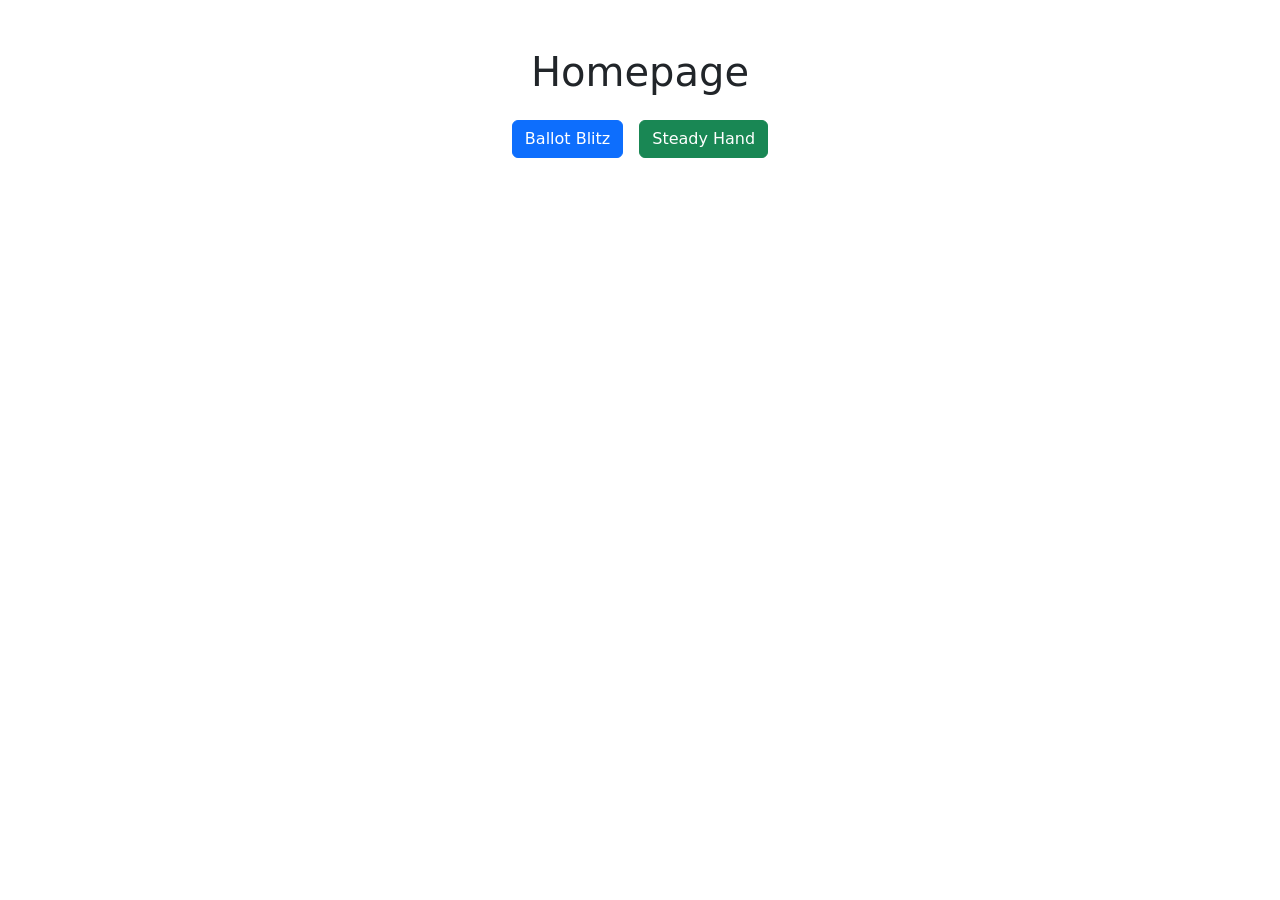
<file: index.html>
<!DOCTYPE html>
<html lang="en">
<head>
    <meta charset="UTF-8">
    <title>Home</title>
    
    <!-- Bootstrap 5 CSS -->
    <link href="https://cdn.jsdelivr.net/npm/bootstrap@5.3.2/dist/css/bootstrap.min.css" rel="stylesheet">
</head>
<body>

<div class="container text-center mt-5">
    <h1 class="mb-4">Homepage</h1>

    <div class="d-flex justify-content-center gap-3">
        <a href="ballot-blitz.html"  class="btn btn-primary">
            Ballot Blitz
        </a>

        <a href="steady-hand.html"  class="btn btn-success">
            Steady Hand
        </a>
    </div>
</div>

<!-- Bootstrap 5 JS (optional, for components like modals, dropdowns, etc.) -->
<script src="https://cdn.jsdelivr.net/npm/bootstrap@5.3.2/dist/js/bootstrap.bundle.min.js"></script>

</body>
</html>
</file>
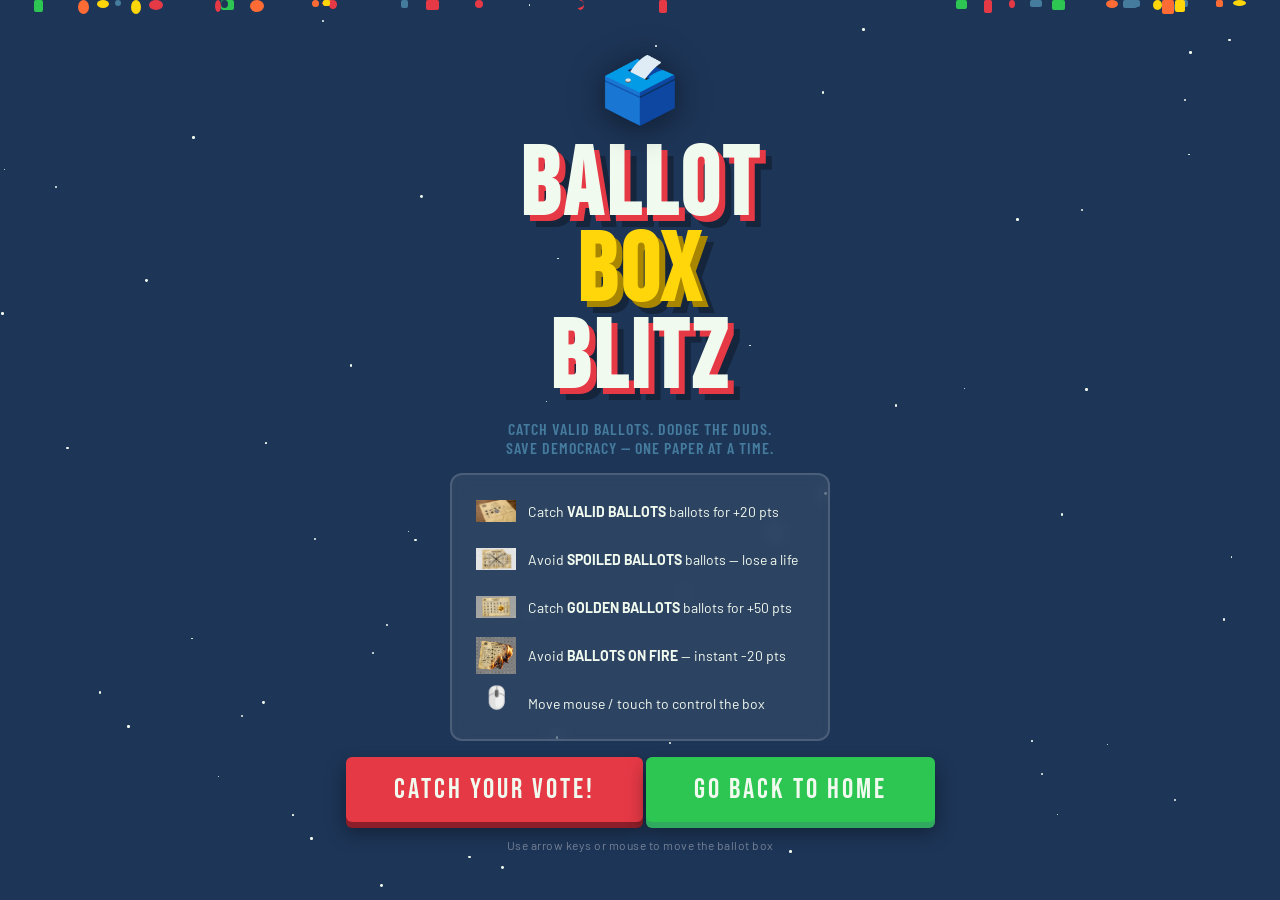
<file: ballot-blitz.html>
<!DOCTYPE html>
<html lang="en">
<head>
    <meta charset="UTF-8">
    <meta name="viewport" content="width=device-width, initial-scale=1.0">

    <title>Ballot Box Blitz</title>
    <link rel="preconnect" href="https://fonts.googleapis.com">
    <link href="https://fonts.googleapis.com/css2?family=Bebas+Neue&family=Barlow+Condensed:wght@400;600;700&family=Barlow:wght@400;500&display=swap" rel="stylesheet">
    <link rel="stylesheet" href="css/style.css" >
</head>
<body>

<a href="{% url "home" %}" > Go to Home </a>


<!-- SCREEN: START -->
<div id="screen-start" class="screen active">
    <div class="start-bg">
        <div class="star-field" id="starField"></div>
        <div class="confetti-bg" id="confettiBg"></div>
    </div>
    <div class="start-content">
        <div class="logo-badge">🗳️</div>
        <h1 class="game-title">BALLOT<br><span>BOX</span><br>BLITZ</h1>
        <p class="game-subtitle">Catch valid ballots. Dodge the duds.<br>Save democracy — one paper at a time.</p>
        <div class="instructions-card">
            <div class="instr-row"><img class="instr-icon" src="images/ballot-valid.png" alt="Valid"><span>Catch <strong>VALID BALLOTS</strong> ballots for +20 pts</span></div>
            <div class="instr-row"><img class="instr-icon" src="images/ballot-spoiled.png" alt="Spoiled"><span>Avoid <strong>SPOILED BALLOTS</strong> ballots — lose a life</span></div>
            <div class="instr-row"><img class="instr-icon" src="images/ballot-golden.png" alt="Golden"><span>Catch <strong>GOLDEN BALLOTS</strong> ballots for +50 pts</span></div>
            <div class="instr-row"><img class="instr-icon" src="images/ballot-bomb.png" alt="Bomb"><span>Avoid <strong>BALLOTS ON FIRE</strong> — instant -20 pts</span></div>
            <div class="instr-row"><span class="instr-icon">🖱️</span><span>Move mouse / touch to control the box</span></div>
        </div>
        <div>
            <button class="btn-start" id="btnStart">CATCH YOUR VOTE!</button>
            <a href="index.html"><button class="btn-home" id="btnHome">Go Back to Home</button></a>
        
        </div>
        <p class="credit">Use arrow keys or mouse to move the ballot box</p>
    </div>
</div>

<!-- SCREEN: GAME -->
<div id="screen-game" class="screen">
    <div class="hud">
        <div class="hud-block">
            <span class="hud-label">SCORE</span>
            <span class="hud-value" id="hudScore">0</span>
        </div>
        <div class="hud-center">
            <div class="lives-display" id="hudLives">
                <span class="life">❤️</span>
                <span class="life">❤️</span>
                <span class="life">❤️</span>
            </div>
            <div class="level-tag" id="hudLevel">LEVEL 1</div>
        </div>
        <div class="hud-block right">
            <span class="hud-label">BEST</span>
            <span class="hud-value" id="hudBest">0</span>
        </div>
    </div>

    <canvas id="gameCanvas"></canvas>

    <div class="legend">
        <span>✅ Valid +10</span>
        <span>⭐ Golden +30</span>
        <span>❌ Spoiled -life</span>
        <span>💣 Bomb -20</span>
    </div>

    <!-- Floating score popups container -->
    <div id="popupLayer"></div>

    <!-- Pause button -->
    <button class="btn-pause" id="btnPause">⏸</button>
</div>

<!-- SCREEN: PAUSE -->
<div id="screen-pause" class="screen overlay-screen">
    <div class="modal">
        <h2>PAUSED</h2>
        <p>Take a breather,<br>democracy can wait a moment.</p>
        <button class="btn-modal" id="btnResume">▶ RESUME</button>
        <button class="btn-modal secondary" id="btnQuit">🏠 QUIT</button>
    </div>
</div>

<!-- SCREEN: GAME OVER -->
<div id="screen-gameover" class="screen overlay-screen">
    <div class="modal gameover-modal">
        <div class="gameover-emoji" id="gameoverEmoji">📦</div>
        <h2 id="gameoverTitle">POLLS CLOSED!</h2>
        <p id="gameoverMsg">The counting is done.</p>
        <div class="score-board">
            <div class="score-row">
                <span>Final Score</span>
                <span id="finalScore" class="score-num">0</span>
            </div>
            <div class="score-row">
                <span>Best Score</span>
                <span id="finalBest" class="score-num best">0</span>
            </div>
            <div class="score-row">
                <span>Level Reached</span>
                <span id="finalLevel" class="score-num">1</span>
            </div>
            <div class="score-row">
                <span>Ballots Caught</span>
                <span id="finalCaught" class="score-num">0</span>
            </div>
        </div>
        <button class="btn-modal" id="btnRestart">🗳️ VOTE AGAIN</button>
        <button class="btn-modal secondary" id="btnHomeGameover">🏠 HOME</button>
    </div>
</div>

<!-- SCREEN: LEVEL UP -->
<div id="screen-levelup" class="screen overlay-screen transparent-overlay">
    <div class="levelup-blast">
        <div class="levelup-text" id="levelupText">LEVEL 2</div>
        <div class="levelup-sub">THINGS ARE HEATING UP!</div>
    </div>
</div>

<script src="js/ballot_blitz_game.js"></script>
</body>
</html>
</file>
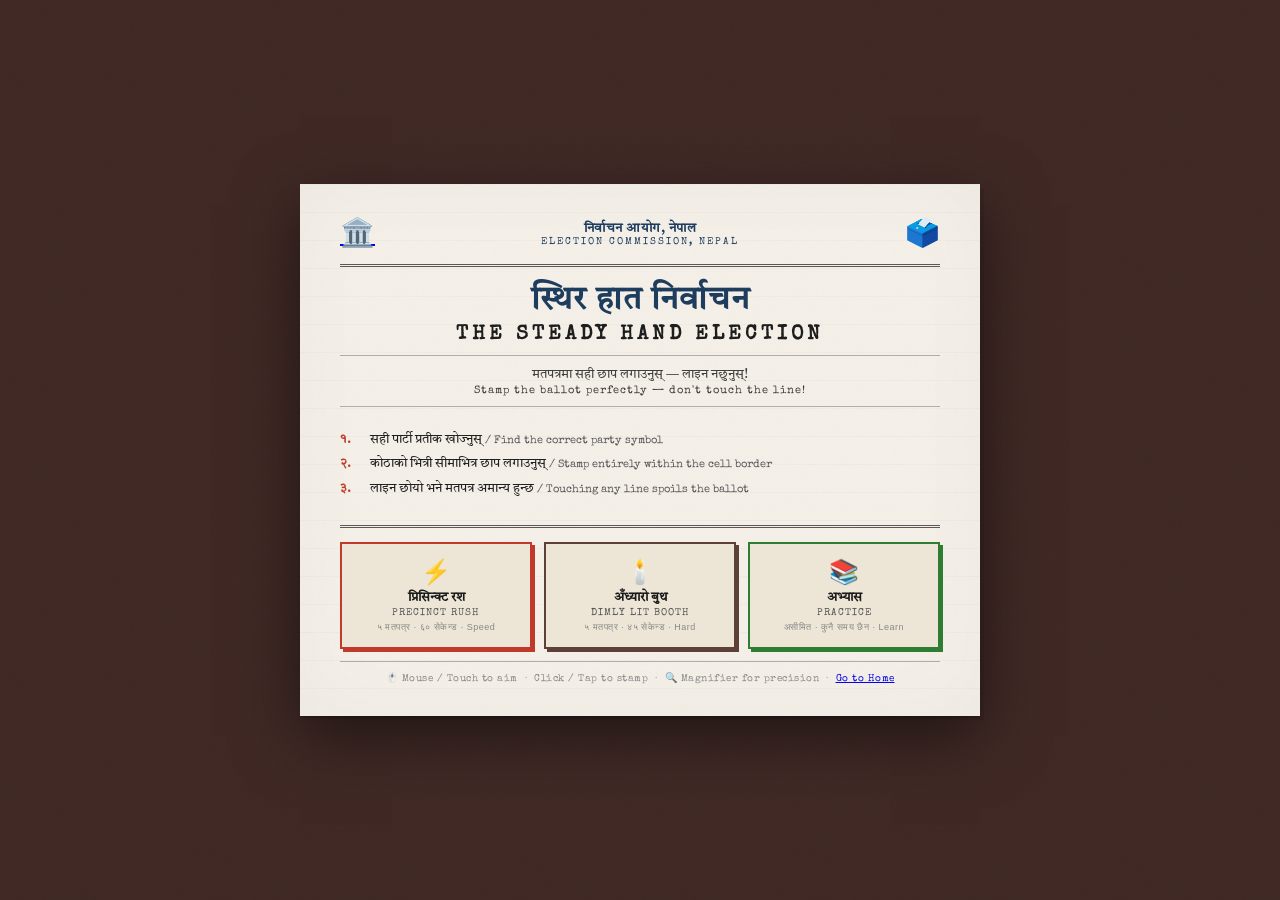
<file: steady-hand.html>
<!DOCTYPE html>
<html lang="ne">
<head>
    <meta charset="UTF-8">
    <meta name="viewport" content="width=device-width, initial-scale=1.0, user-scalable=no">
    <title>The Steady Hand Election — स्थिर हात निर्वाचन</title>
    <link rel="preconnect" href="https://fonts.googleapis.com">
    <link href="https://fonts.googleapis.com/css2?family=Tiro+Devanagari+Hindi:ital@0;1&family=Special+Elite&family=Courier+Prime:wght@400;700&display=swap" rel="stylesheet">
    <link rel="stylesheet" href="css/steady_hand_style.css">
</head>
<body>
<a href="{% url "home" %}" > Go to Home </a>

<!-- ══════════════════════════════════════
     SCREEN: START
══════════════════════════════════════ -->
<div id="screen-start" class="screen active">
    <div class="desk-surface">
        <div class="desk-grain"></div>

        <div class="start-paper">
            <div class="paper-header-stamp">
                <div class="govt-seal"> <a href="index.html">🏛️ </a></div>

                <div class="header-lines">
                    <div class="header-np">निर्वाचन आयोग, नेपाल</div>
                    <div class="header-en">Election Commission, Nepal</div>
                </div>
                <div class="govt-seal">🗳️</div>
            </div>

            <div class="divider-double"></div>

            <h1 class="title-np">स्थिर हात निर्वाचन</h1>
            <h2 class="title-en">THE STEADY HAND ELECTION</h2>

            <div class="divider-single"></div>

            <p class="tagline-np">मतपत्रमा सही छाप लगाउनुस् — लाइन नछुनुस्!</p>
            <p class="tagline-en">Stamp the ballot perfectly — don't touch the line!</p>

            <div class="divider-single"></div>

            <div class="instructions-block">
                <div class="instr-row">
                    <span class="instr-num">१.</span>
                    <span class="instr-text">सही पार्टी प्रतीक खोज्नुस् <span class="en">/ Find the correct party symbol</span></span>
                </div>
                <div class="instr-row">
                    <span class="instr-num">२.</span>
                    <span class="instr-text">कोठाको भित्री सीमाभित्र छाप लगाउनुस् <span class="en">/ Stamp entirely within the cell border</span></span>
                </div>
                <div class="instr-row">
                    <span class="instr-num">३.</span>
                    <span class="instr-text">लाइन छोयो भने मतपत्र अमान्य हुन्छ <span class="en">/ Touching any line spoils the ballot</span></span>
                </div>
            </div>

            <div class="divider-double"></div>

            <div class="mode-buttons">
                <button class="btn-mode" data-mode="rush" id="btnRush">
                    <div class="mode-icon">⚡</div>
                    <div class="mode-np">प्रिसिन्क्ट रश</div>
                    <div class="mode-en">Precinct Rush</div>
                    <div class="mode-desc">५ मतपत्र · ६० सेकेन्ड · Speed</div>
                </button>
                <button class="btn-mode" data-mode="dim" id="btnDim">
                    <div class="mode-icon">🕯️</div>
                    <div class="mode-np">अँध्यारो बुथ</div>
                    <div class="mode-en">Dimly Lit Booth</div>
                    <div class="mode-desc">५ मतपत्र · ४५ सेकेन्ड · Hard</div>
                </button>
                <button class="btn-mode" data-mode="practice" id="btnPractice">
                    <div class="mode-icon">📚</div>
                    <div class="mode-np">अभ्यास</div>
                    <div class="mode-en">Practice</div>
                    <div class="mode-desc">असीमित · कुनै समय छैन · Learn</div>
                </button>
            </div>

            <div class="divider-single"></div>
            <p class="footer-note">🖱️ Mouse / Touch to aim &nbsp;·&nbsp; Click / Tap to stamp &nbsp;·&nbsp; 🔍 Magnifier for precision &nbsp;·&nbsp; <a href="index.html"> Go to Home </a></p> 
        </div>
    </div>
</div>

<!-- ══════════════════════════════════════
     SCREEN: GAME
══════════════════════════════════════ -->
<div id="screen-game" class="screen">
    <!-- Top HUD bar -->
    <div class="game-hud" id="gameHud">
        <div class="hud-left">
            <div class="hud-mode" id="hudMode">PRECINCT RUSH</div>
            <div class="hud-ballot" id="hudBallot">मतपत्र १/५ · Ballot 1/5</div>
        </div>
        <div class="hud-center">
            <div class="timer-wrap">
                <svg class="timer-ring" viewBox="0 0 44 44" id="timerRing">
                    <circle class="timer-track" cx="22" cy="22" r="18"/>
                    <circle class="timer-fill" cx="22" cy="22" r="18" id="timerArc"/>
                </svg>
                <div class="timer-num" id="timerNum">60</div>
            </div>
        </div>
        <div class="hud-right">
            <div class="hud-score-label">अंक / Score</div>
            <div class="hud-score" id="hudScore">0</div>
        </div>
    </div>

    <!-- Target symbol panel -->
    <div class="target-panel" id="targetPanel">
        <div class="target-label-np">खोज्नुस् / Find:</div>
        <div class="target-symbol" id="targetSymbol">☀️</div>
        <div class="target-name-np" id="targetNameNp">सूर्य</div>
        <div class="target-name-en" id="targetNameEn">Sun</div>
    </div>

    <!-- Magnifier toggle -->
    <button class="btn-magnifier" id="btnMagnifier" title="Magnifier / आवर्धक">🔍</button>
    <button class="btn-pause-game" id="btnPauseGame" title="Pause">⏸</button>

    <!-- The main game canvas -->
    <canvas id="gameCanvas"></canvas>

    <!-- Toast feedback -->
    <div class="toast-wrap" id="toastWrap"></div>

    <!-- Practice feedback panel -->
    <div class="practice-panel" id="practicePanel" style="display:none">
        <div class="pp-title">छाप विश्लेषण / Stamp Analysis</div>
        <div class="pp-distances" id="ppDistances"></div>
        <div class="pp-diagram-wrap">
            <canvas id="ppDiagram" width="120" height="120"></canvas>
        </div>
        <div class="pp-verdict" id="ppVerdict"></div>
    </div>
</div>

<!-- ══════════════════════════════════════
     SCREEN: PAUSE
══════════════════════════════════════ -->
<div id="screen-pause" class="screen overlay-screen">
    <div class="modal-paper">
        <div class="modal-stamp-mark">⏸</div>
        <h2 class="modal-title-np">रोकिएको छ</h2>
        <h3 class="modal-title-en">PAUSED</h3>
        <div class="divider-single"></div>
        <button class="btn-paper-action" id="btnResume">▶ जारी राख्नुस् / Resume</button>
        <button class="btn-paper-action secondary" id="btnQuitToHome">🏠 गृहपृष्ठ / Home</button>
    </div>
</div>

<!-- ══════════════════════════════════════
     SCREEN: RESULTS
══════════════════════════════════════ -->
<div id="screen-results" class="screen">
    <div class="desk-surface">
        <div class="desk-grain"></div>
        <div class="results-paper">
            <div class="results-header">
                <div class="results-stamp-icon" id="resultsIcon">📋</div>
                <h2 class="results-title-np" id="resultsTitleNp">मतगणना सम्पन्न</h2>
                <h3 class="results-title-en" id="resultsTitleEn">COUNTING COMPLETE</h3>
            </div>
            <div class="divider-double"></div>

            <!-- Per ballot verdicts -->
            <div class="verdicts-list" id="verdictsList"></div>

            <div class="divider-single"></div>

            <!-- Score summary -->
            <div class="results-score-block">
                <div class="score-line">
                    <span class="score-lbl">कुल अंक / Total Score</span>
                    <span class="score-val big" id="resFinalScore">0</span>
                </div>
                <div class="score-line">
                    <span class="score-lbl">मान्य / Valid</span>
                    <span class="score-val green" id="resValid">0/5</span>
                </div>
                <div class="score-line">
                    <span class="score-lbl">समय बोनस / Time Bonus</span>
                    <span class="score-val" id="resTimeBonus">+0</span>
                </div>
            </div>

            <div class="divider-double"></div>

            <!-- Official verdict -->
            <div class="official-verdict" id="officialVerdict">
                <div class="official-icon">👨‍⚖️</div>
                <div class="verdict-msg" id="verdictMsg">The Election Official has reviewed your ballots.</div>
            </div>

            <div class="divider-single"></div>

            <div class="results-actions">
                <button class="btn-paper-action" id="btnPlayAgain">🗳️ फेरि खेल्नुस् / Play Again</button>
                <button class="btn-paper-action secondary" id="btnResultsHome">🏠 गृहपृष्ठ / Home</button>
            </div>
        </div>
    </div>
</div>

<!-- ══════════════════════════════════════
     SCREEN: HOW TO PLAY
══════════════════════════════════════ -->
<div id="screen-howto" class="screen overlay-screen" style="display:none">
    <div class="modal-paper wide">
        <h2 class="modal-title-np">कसरी खेल्ने</h2>
        <h3 class="modal-title-en">HOW TO PLAY</h3>
        <div class="divider-single"></div>
        <div class="howto-grid">
            <div class="howto-row"><span class="howto-icon">🎯</span><span>सही प्रतीक भएको कोठा खोज्नुस् — Find the cell with the correct symbol</span></div>
            <div class="howto-row"><span class="howto-icon">🖱️</span><span>माउस/औंला सार्नुस् छाप राख्न — Move mouse/finger to position the stamp</span></div>
            <div class="howto-row"><span class="howto-icon">🖱️</span><span>क्लिक/ट्याप गर्नुस् छाप लगाउन — Click/Tap to stamp</span></div>
            <div class="howto-row"><span class="howto-icon">✅</span><span>सम्पूर्ण छाप सीमाभित्र = मान्य — Entire stamp inside border = Valid (+20 pts)</span></div>
            <div class="howto-row"><span class="howto-icon">❌</span><span>लाइन छोयो = अमान्य — Any edge touches line = Spoiled (0 pts)</span></div>
            <div class="howto-row"><span class="howto-icon">🔍</span><span>आवर्धक बटन थिच्नुस् — Press magnifier button for zoomed view</span></div>
        </div>
        <div class="divider-single"></div>
        <button class="btn-paper-action" id="btnHowtoClose">बुझें / Got It</button>
    </div>
</div>

<script src="js/ballot.js"></script>
<script src="js/stamp.js"></script>
<script src="js/modes.js"></script>
<script src="js/steady_hand_game.js"></script>
</body>
</html>
</file>
<file: css/style.css>
/* ========================================
   BALLOT BOX BLITZ — Retro Political Style
   ======================================== */

:root {
    --red: #E63946;
    --blue: #1D3557;
    --gold: #FFD60A;
    --white: #F1FAEE;
    --light-blue: #457B9D;
    --dark: #0D1B2A;
    --green: #2DC653;
    --paper: #FFF8E7;
}

* {
    margin: 0;
    padding: 0;
    box-sizing: border-box;
}

html, body {
    width: 100%;
    height: 100%;
    overflow: hidden;
    background: var(--dark);
    font-family: 'Barlow', sans-serif;
    color: var(--white);
    user-select: none;
}

/* Restore cursor on non-game screens and buttons */
#screen-start *,
#screen-gameover *,
#screen-pause *,
button {
    cursor: pointer !important;
}

/* ======= SCREENS ======= */
.screen {
    position: fixed;
    inset: 0;
    display: none;
    align-items: center;
    justify-content: center;
    z-index: 10;
}
.screen.active { display: flex; }

/* ======= START SCREEN ======= */
#screen-start {
    flex-direction: column;
    background: var(--blue);
    overflow: hidden;
    overflow-y: auto;
}

.start-bg {
    position: absolute;
    inset: 0;
    pointer-events: none;
}

.star-field {
    position: absolute;
    inset: 0;
}
.star-field .star {
    position: absolute;
    background: var(--white);
    border-radius: 50%;
    animation: twinkle 2s infinite alternate;
}
@keyframes twinkle {
    from { opacity: 0.2; }
    to { opacity: 1; }
}

.confetti-bg .c-piece {
    position: absolute;
    width: 10px;
    height: 10px;
    animation: floatDown linear infinite;
    border-radius: 2px;
}
@keyframes floatDown {
    0%   { transform: translateY(-20px) rotate(0deg); opacity: 1; }
    100% { transform: translateY(110vh) rotate(720deg); opacity: 0; }
}

.start-content {
    position: relative;
    z-index: 2;
    display: flex;
    flex-direction: column;
    align-items: center;
    gap: 16px;
    padding: 20px;
    text-align: center;
}

.logo-badge {
    font-size: 64px;
    animation: bounce 1s infinite alternate;
    filter: drop-shadow(0 4px 16px rgba(0,0,0,0.5));
}
@keyframes bounce {
    from { transform: translateY(0); }
    to   { transform: translateY(-12px); }
}

.game-title {
    font-family: 'Bebas Neue', cursive;
    font-size: clamp(52px, 10vw, 96px);
    line-height: 0.9;
    letter-spacing: 4px;
    color: var(--white);
    text-shadow: 6px 6px 0 var(--red), 12px 12px 0 rgba(0,0,0,0.3);
}
.game-title span {
    color: var(--gold);
    text-shadow: 6px 6px 0 #a88600, 12px 12px 0 rgba(0,0,0,0.3);
}

.game-subtitle {
    font-family: 'Barlow Condensed', sans-serif;
    font-size: 16px;
    font-weight: 600;
    letter-spacing: 1px;
    color: var(--light-blue);
    text-transform: uppercase;
}

.instructions-card {
    background: rgba(255,255,255,0.07);
    border: 2px solid rgba(255,255,255,0.15);
    border-radius: 12px;
    padding: 16px 24px;
    display: flex;
    flex-direction: column;
    gap: 8px;
    max-width: 380px;
    width: 100%;
    backdrop-filter: blur(8px);
}

.instr-row {
    display: flex;
    align-items: center;
    gap: 12px;
    font-size: 14px;
    color: var(--white);
    text-align: left;
}
.instr-icon {
    font-size: 20px;
    min-width: 28px;
    text-align: center;
}

.btn-start {
    font-family: 'Bebas Neue', cursive;
    font-size: 28px;
    letter-spacing: 3px;
    background: var(--red);
    color: var(--white);
    border: none;
    padding: 16px 48px;
    border-radius: 6px;
    cursor: pointer;
    box-shadow: 0 6px 0 #8b1e28, 0 10px 20px rgba(0,0,0,0.4);
    transition: transform 0.1s, box-shadow 0.1s;
    position: relative;
}
.btn-start:hover {
    transform: translateY(-3px);
    box-shadow: 0 9px 0 #8b1e28, 0 14px 24px rgba(0,0,0,0.4);
}
.btn-start:active {
    transform: translateY(4px);
    box-shadow: 0 2px 0 #8b1e28;
}

.btn-home {
    font-family: 'Bebas Neue', cursive;
    font-size: 28px;
    letter-spacing: 3px;
    background: var(--green);
    color: var(--white);
    border: none;
    padding: 16px 48px;
    border-radius: 6px;
    cursor: pointer;
    box-shadow: 0 6px 0 #2faa5e, 0 10px 20px rgba(0,0,0,0.4);
    transition: transform 0.1s, box-shadow 0.1s;
    position: relative;
}

.btn-home:hover {
    transform: translateY(-3px);
    box-shadow: 0 9px 0 #0b643f, 0 14px 24px rgba(0,0,0,0.4);
}
.btn-home:active {
    transform: translateY(4px);
    box-shadow: 0 2px 0 #195a34;
}

.credit {
    font-size: 12px;
    color: rgba(255,255,255,0.4);
    letter-spacing: 0.5px;
}

/* ======= GAME SCREEN ======= */
#screen-game {
    display: none;
    flex-direction: column;
    background: var(--dark);
    padding: 0;
    align-items: stretch;
    justify-content: flex-start;
}
#screen-game.active { display: flex; }

/* HUD */
.hud {
    display: flex;
    align-items: center;
    justify-content: space-between;
    padding: 10px 20px;
    background: var(--blue);
    border-bottom: 3px solid var(--gold);
    z-index: 5;
    position: relative;
}

.hud-block {
    display: flex;
    flex-direction: column;
    align-items: flex-start;
    min-width: 80px;
}
.hud-block.right { align-items: flex-end; }

.hud-label {
    font-family: 'Barlow Condensed', sans-serif;
    font-size: 11px;
    letter-spacing: 2px;
    color: var(--gold);
    font-weight: 700;
}
.hud-value {
    font-family: 'Bebas Neue', cursive;
    font-size: 32px;
    line-height: 1;
    color: var(--white);
    letter-spacing: 2px;
}

.hud-center {
    display: flex;
    flex-direction: column;
    align-items: center;
    gap: 4px;
}
.lives-display {
    display: flex;
    gap: 4px;
    font-size: 20px;
}
.life {
    transition: transform 0.2s, opacity 0.2s;
}
.life.lost {
    opacity: 0.2;
    transform: scale(0.7);
    filter: grayscale(1);
}

.level-tag {
    font-family: 'Barlow Condensed', sans-serif;
    font-size: 11px;
    letter-spacing: 2px;
    font-weight: 700;
    background: var(--red);
    color: var(--white);
    padding: 2px 10px;
    border-radius: 20px;
}

/* Canvas */
#gameCanvas {
    display: block;
    flex: 1;
    width: 100%;
    cursor: none;
}

/* Legend */
.legend {
    display: flex;
    justify-content: center;
    gap: 20px;
    padding: 6px 12px;
    background: rgba(255,255,255,0.04);
    border-top: 1px solid rgba(255,255,255,0.08);
    font-size: 11px;
    font-family: 'Barlow Condensed', sans-serif;
    letter-spacing: 1px;
    color: rgba(255,255,255,0.5);
}

/* Pause button */
.btn-pause {
    position: fixed;
    bottom: 48px;
    right: 16px;
    background: rgba(255,255,255,0.1);
    border: 1px solid rgba(255,255,255,0.2);
    color: white;
    font-size: 20px;
    width: 44px;
    height: 44px;
    border-radius: 50%;
    cursor: pointer;
    z-index: 20;
    backdrop-filter: blur(8px);
    transition: background 0.2s;
}
.btn-pause:hover { background: rgba(255,255,255,0.2); }

/* Popup layer */
#popupLayer {
    position: fixed;
    inset: 0;
    pointer-events: none;
    z-index: 30;
}
.score-popup {
    position: absolute;
    font-family: 'Bebas Neue', cursive;
    font-size: 28px;
    letter-spacing: 2px;
    pointer-events: none;
    animation: popupFly 0.9s ease-out forwards;
    text-shadow: 2px 2px 0 rgba(0,0,0,0.5);
}
.score-popup.positive { color: var(--green); }
.score-popup.negative { color: var(--red); }
.score-popup.golden   { color: var(--gold); }
@keyframes popupFly {
    0%   { transform: translateY(0) scale(1); opacity: 1; }
    100% { transform: translateY(-80px) scale(1.3); opacity: 0; }
}

/* ======= OVERLAY SCREENS ======= */
.overlay-screen {
    background: rgba(13,27,42,0.88);
    backdrop-filter: blur(6px);
    z-index: 50;
}
.transparent-overlay {
    background: transparent;
    pointer-events: none;
}

.modal {
    background: var(--blue);
    border: 3px solid var(--gold);
    border-radius: 16px;
    padding: 40px 48px;
    max-width: 420px;
    width: 90%;
    text-align: center;
    box-shadow: 0 24px 60px rgba(0,0,0,0.6), inset 0 1px 0 rgba(255,255,255,0.1);
    display: flex;
    flex-direction: column;
    gap: 16px;
}

.modal h2 {
    font-family: 'Bebas Neue', cursive;
    font-size: 48px;
    letter-spacing: 4px;
    color: var(--gold);
    text-shadow: 3px 3px 0 rgba(0,0,0,0.3);
}
.modal p {
    color: rgba(255,255,255,0.7);
    font-size: 15px;
    line-height: 1.5;
}

.btn-modal {
    font-family: 'Bebas Neue', cursive;
    font-size: 22px;
    letter-spacing: 2px;
    background: var(--red);
    color: var(--white);
    border: none;
    padding: 14px 32px;
    border-radius: 6px;
    cursor: pointer;
    box-shadow: 0 5px 0 #8b1e28;
    transition: transform 0.1s, box-shadow 0.1s;
}
.btn-modal:hover { transform: translateY(-2px); box-shadow: 0 7px 0 #8b1e28; }
.btn-modal:active { transform: translateY(3px); box-shadow: 0 2px 0 #8b1e28; }
.btn-modal.secondary {
    background: transparent;
    border: 2px solid rgba(255,255,255,0.3);
    color: rgba(255,255,255,0.7);
    box-shadow: none;
    font-size: 18px;
    padding: 10px 24px;
}
.btn-modal.secondary:hover {
    border-color: var(--white);
    color: var(--white);
    background: rgba(255,255,255,0.05);
    transform: translateY(-2px);
    box-shadow: none;
}

/* Score board in game over */
.gameover-emoji {
    font-size: 56px;
    animation: spinIn 0.5s cubic-bezier(0.34,1.56,0.64,1);
}
@keyframes spinIn {
    from { transform: scale(0) rotate(-180deg); }
    to   { transform: scale(1) rotate(0); }
}

.score-board {
    background: rgba(0,0,0,0.25);
    border-radius: 10px;
    padding: 16px;
    display: flex;
    flex-direction: column;
    gap: 10px;
}
.score-row {
    display: flex;
    justify-content: space-between;
    align-items: center;
    font-family: 'Barlow Condensed', sans-serif;
    font-size: 16px;
    font-weight: 600;
    letter-spacing: 1px;
    border-bottom: 1px solid rgba(255,255,255,0.08);
    padding-bottom: 8px;
}
.score-row:last-child { border-bottom: none; padding-bottom: 0; }
.score-num {
    font-family: 'Bebas Neue', cursive;
    font-size: 28px;
    color: var(--white);
    letter-spacing: 2px;
}
.score-num.best { color: var(--gold); }

/* Level Up screen */
.levelup-blast {
    text-align: center;
    animation: levelUpBlast 0.6s cubic-bezier(0.34,1.56,0.64,1) forwards;
}
@keyframes levelUpBlast {
    0%   { transform: scale(0.2); opacity: 0; }
    60%  { transform: scale(1.15); opacity: 1; }
    100% { transform: scale(1); opacity: 1; }
}
.levelup-text {
    font-family: 'Bebas Neue', cursive;
    font-size: clamp(72px, 15vw, 140px);
    color: var(--gold);
    letter-spacing: 6px;
    text-shadow: 6px 6px 0 var(--red), 12px 12px 0 rgba(0,0,0,0.3);
    line-height: 1;
}
.levelup-sub {
    font-family: 'Barlow Condensed', sans-serif;
    font-size: 20px;
    letter-spacing: 4px;
    font-weight: 700;
    color: var(--white);
    text-transform: uppercase;
    margin-top: 8px;
}

.instr-icon {
    font-size: 22px;
}

.instr-icon {
    width: 40px;
    height: 40px;
    object-fit: contain;
    flex-shrink: 0;
}
</file>
<file: css/steady_hand_style.css>
/* ═══════════════════════════════════════════════
   THE STEADY HAND ELECTION — Stylesheet
   Documentary Institutional Style
   ═══════════════════════════════════════════════ */

:root {
    --paper:       #F5F0E8;
    --paper-dark:  #EDE6D6;
    --ink:         #1A1A1A;
    --ink-light:   #3A3A3A;
    --stamp-red:   #C0392B;
    --valid-green: #2E7D32;
    --spoiled-red: #B71C1C;
    --gold:        #C9A84C;
    --gold-dark:   #8B6914;
    --desk:        #3E2723;
    --desk-light:  #5D4037;
    --blue-govt:   #1A3A5C;
    --font-np:     'Tiro Devanagari Hindi', serif;
    --font-en:     'Special Elite', 'Courier Prime', monospace;
}

* { margin: 0; padding: 0; box-sizing: border-box; }

html, body {
    width: 100%; height: 100%;
    overflow: hidden;
    background: var(--desk);
    font-family: var(--font-en);
    color: var(--ink);
    cursor: default;
    user-select: none;
    -webkit-tap-highlight-color: transparent;
}

/* Restore cursor on all interactive elements and non-game screens */
.screen#screen-start *,
.screen#screen-pause *,
.screen#screen-results *,
.screen#screen-howto *,
button,
a {
    cursor: pointer !important;
}


/* ═══ SCREENS ═══════════════════════════════════ */
.screen {
    position: fixed; inset: 0;
    display: none;
    align-items: center;
    justify-content: center;
    z-index: 10;
}
.screen.active { display: flex; }

.overlay-screen {
    background: rgba(30,15,5,0.82);
    backdrop-filter: blur(4px);
    z-index: 60;
}

/* ═══ DESK SURFACE ══════════════════════════════ */
.desk-surface {
    position: absolute; inset: 0;
    background: var(--desk);
    display: flex; align-items: center; justify-content: center;
    overflow: auto;
    padding: 24px;
}
.desk-grain {
    position: absolute; inset: 0; pointer-events: none;
    background-image: url("data:image/svg+xml,%3Csvg xmlns='http://www.w3.org/2000/svg' width='300' height='300'%3E%3Cfilter id='n'%3E%3CfeTurbulence type='fractalNoise' baseFrequency='0.75' numOctaves='4' stitchTiles='stitch'/%3E%3C/filter%3E%3Crect width='300' height='300' filter='url(%23n)' opacity='0.06'/%3E%3C/svg%3E");
    opacity: 0.5;
}

/* ═══ PAPER ELEMENTS ════════════════════════════ */
.start-paper, .results-paper {
    position: relative; z-index: 2;
    background: var(--paper);
    max-width: 680px; width: 100%;
    padding: 32px 40px;
    box-shadow:
        0 2px 0 rgba(0,0,0,0.15),
        4px 4px 0 rgba(0,0,0,0.08),
        0 20px 60px rgba(0,0,0,0.5),
        inset 0 0 80px rgba(0,0,0,0.03);
    /* paper fiber texture */
    background-image:
        repeating-linear-gradient(
            0deg,
            transparent,
            transparent 27px,
            rgba(0,0,0,0.025) 27px,
            rgba(0,0,0,0.025) 28px
        );
}
.start-paper::before, .results-paper::before {
    content: '';
    position: absolute; inset: 0;
    background: url("data:image/svg+xml,%3Csvg xmlns='http://www.w3.org/2000/svg' width='200' height='200'%3E%3Cfilter id='n'%3E%3CfeTurbulence type='fractalNoise' baseFrequency='0.9' numOctaves='4'/%3E%3C/filter%3E%3Crect width='200' height='200' filter='url(%23n)' opacity='0.04'/%3E%3C/svg%3E");
    pointer-events: none; z-index: 0;
}

/* Paper header */
.paper-header-stamp {
    display: flex; align-items: center; justify-content: space-between;
    margin-bottom: 12px;
}
.govt-seal { font-size: 28px; }
.header-lines { text-align: center; }
.header-np {
    font-family: var(--font-np);
    font-size: 13px; color: var(--blue-govt); font-weight: 600;
    letter-spacing: 0.5px;
}
.header-en {
    font-family: var(--font-en);
    font-size: 10px; color: var(--blue-govt); letter-spacing: 2px;
    text-transform: uppercase;
}

/* Dividers */
.divider-double {
    border: none;
    border-top: 3px double var(--ink);
    margin: 14px 0;
    opacity: 0.7;
}
.divider-single {
    border: none;
    border-top: 1px solid var(--ink);
    margin: 10px 0;
    opacity: 0.3;
}

/* Titles */
.title-np {
    font-family: var(--font-np);
    font-size: clamp(22px, 4vw, 32px);
    text-align: center; color: var(--blue-govt);
    letter-spacing: 1px; line-height: 1.3;
    margin: 6px 0 2px;
}
.title-en {
    font-family: var(--font-en);
    font-size: clamp(14px, 2.5vw, 20px);
    text-align: center; color: var(--ink);
    letter-spacing: 4px; text-transform: uppercase;
    margin-bottom: 6px;
}

/* Taglines */
.tagline-np {
    font-family: var(--font-np);
    font-size: 13px; text-align: center;
    color: var(--ink-light); margin: 2px 0;
}
.tagline-en {
    font-size: 11px; text-align: center;
    color: var(--ink-light); letter-spacing: 1px;
    margin-bottom: 2px;
}

/* Instructions */
.instructions-block { padding: 8px 0; }
.instr-row {
    display: flex; align-items: baseline; gap: 10px;
    margin: 5px 0;
    font-family: var(--font-np);
    font-size: 13px; line-height: 1.5;
    color: var(--ink);
}
.instr-num {
    font-family: var(--font-np);
    font-weight: 700; color: var(--stamp-red);
    min-width: 20px;
}
.instr-text .en { font-family: var(--font-en); font-size: 11px; color: #555; }

/* Mode Buttons */
.mode-buttons {
    display: grid;
    grid-template-columns: repeat(3, 1fr);
    gap: 12px;
    margin: 12px 0;
}
@media (max-width: 520px) {
    .mode-buttons { grid-template-columns: 1fr; }
    .start-paper { padding: 20px 18px; }
}

.btn-mode {
    background: var(--paper-dark);
    border: 2px solid var(--ink);
    border-radius: 0;
    padding: 14px 10px;
    cursor: pointer;
    text-align: center;
    transition: background 0.15s, transform 0.1s, box-shadow 0.1s;
    box-shadow: 3px 3px 0 var(--ink);
    position: relative;
}
.btn-mode:hover {
    background: var(--paper);
    transform: translate(-2px, -2px);
    box-shadow: 5px 5px 0 var(--ink);
}
.btn-mode:active {
    transform: translate(2px, 2px);
    box-shadow: 1px 1px 0 var(--ink);
}
.btn-mode[data-mode="rush"]     { border-color: var(--stamp-red); box-shadow: 3px 3px 0 var(--stamp-red); }
.btn-mode[data-mode="rush"]:hover { box-shadow: 5px 5px 0 var(--stamp-red); }
.btn-mode[data-mode="dim"]      { border-color: #5D4037; box-shadow: 3px 3px 0 #5D4037; }
.btn-mode[data-mode="dim"]:hover { box-shadow: 5px 5px 0 #5D4037; }
.btn-mode[data-mode="practice"] { border-color: var(--valid-green); box-shadow: 3px 3px 0 var(--valid-green); }
.btn-mode[data-mode="practice"]:hover { box-shadow: 5px 5px 0 var(--valid-green); }

.mode-icon { font-size: 24px; margin-bottom: 4px; }
.mode-np {
    font-family: var(--font-np);
    font-size: 13px; font-weight: 700;
    color: var(--ink); line-height: 1.3;
}
.mode-en {
    font-family: var(--font-en);
    font-size: 10px; letter-spacing: 1px;
    text-transform: uppercase; color: #555;
    margin: 1px 0;
}
.mode-desc {
    font-size: 9px; color: #888;
    letter-spacing: 0.5px; margin-top: 4px;
}

.footer-note {
    font-size: 10px; color: #888;
    text-align: center; letter-spacing: 0.5px;
}

/* ═══ GAME SCREEN ════════════════════════════════ */
#screen-game {
    flex-direction: column;
    align-items: stretch;
    background: var(--desk);
    padding: 0;
    justify-content: flex-start;
}
#screen-game.active { display: flex; }

/* HUD */
.game-hud {
    display: flex; align-items: center; justify-content: space-between;
    background: var(--blue-govt);
    border-bottom: 3px solid var(--gold);
    padding: 8px 16px;
    flex-shrink: 0;
    z-index: 5; position: relative;
}
.hud-left { display: flex; flex-direction: column; gap: 1px; min-width: 120px; }
.hud-mode {
    font-family: var(--font-en);
    font-size: 10px; letter-spacing: 2px;
    color: var(--gold); text-transform: uppercase;
}
.hud-ballot {
    font-family: var(--font-np);
    font-size: 12px; color: rgba(255,255,255,0.8);
}

/* Timer ring */
.hud-center { display: flex; align-items: center; justify-content: center; }
.timer-wrap {
    position: relative; width: 48px; height: 48px;
    display: flex; align-items: center; justify-content: center;
}
.timer-ring { position: absolute; inset: 0; transform: rotate(-90deg); }
.timer-track { fill: none; stroke: rgba(255,255,255,0.15); stroke-width: 3; }
.timer-fill {
    fill: none; stroke: var(--gold); stroke-width: 3;
    stroke-dasharray: 113; stroke-dashoffset: 0;
    stroke-linecap: round;
    transition: stroke-dashoffset 1s linear, stroke 0.3s;
}
.timer-fill.warning { stroke: var(--stamp-red); }
.timer-num {
    position: relative; z-index: 1;
    font-family: var(--font-en);
    font-size: 16px; font-weight: 700;
    color: #fff; letter-spacing: 0;
}

.hud-right { text-align: right; min-width: 80px; }
.hud-score-label {
    font-family: var(--font-np);
    font-size: 10px; color: rgba(255,255,255,0.6); letter-spacing: 1px;
}
.hud-score {
    font-family: var(--font-en);
    font-size: 26px; color: #fff; letter-spacing: 1px; line-height: 1;
}

/* Target panel */
.target-panel {
    position: fixed; top: 72px; right: 8px;
    background: var(--paper);
    border: 2px solid var(--ink);
    box-shadow: 3px 3px 0 rgba(0,0,0,0.3);
    padding: 8px 12px;
    text-align: center;
    z-index: 20;
    max-width: 100px;
}
.target-label-np {
    font-family: var(--font-np);
    font-size: 9px; color: #777; margin-bottom: 2px;
    letter-spacing: 0.5px;
}
.target-symbol { font-size: 32px; line-height: 1; margin: 4px 0; }
.target-name-np {
    font-family: var(--font-np);
    font-size: 11px; font-weight: 700; color: var(--ink);
}
.target-name-en {
    font-size: 9px; color: #666; letter-spacing: 0.5px;
}

/* Buttons on game screen */
.btn-magnifier, .btn-pause-game {
    position: fixed;
    bottom: 16px;
    background: var(--paper);
    border: 2px solid var(--ink);
    font-size: 18px; width: 42px; height: 42px;
    cursor: pointer;
    z-index: 25;
    box-shadow: 2px 2px 0 rgba(0,0,0,0.3);
    transition: background 0.15s;
    display: flex; align-items: center; justify-content: center;
}
.btn-magnifier { right: 64px; }
.btn-pause-game { right: 14px; }
.btn-magnifier.active, .btn-magnifier:hover,
.btn-pause-game:hover {
    background: var(--paper-dark);
}
.btn-magnifier.active { border-color: var(--gold); box-shadow: 2px 2px 0 var(--gold-dark); }

/* Canvas */
#gameCanvas {
    display: block;
    flex: 1;
    width: 100%;
    cursor: none;
    touch-action: none;
}

/* Toast */
.toast-wrap {
    position: fixed; bottom: 70px; left: 50%;
    transform: translateX(-50%);
    z-index: 40; pointer-events: none;
    display: flex; flex-direction: column; align-items: center; gap: 6px;
}
.toast {
    font-family: var(--font-en);
    font-size: 18px; letter-spacing: 2px;
    padding: 8px 20px;
    border: 2px solid;
    background: var(--paper);
    box-shadow: 3px 3px 0 rgba(0,0,0,0.3);
    animation: toastAnim 1.2s ease-out forwards;
    white-space: nowrap;
}
.toast.valid   { color: var(--valid-green); border-color: var(--valid-green); }
.toast.spoiled { color: var(--spoiled-red); border-color: var(--spoiled-red); }
.toast.info    { color: var(--blue-govt);   border-color: var(--blue-govt);   }
@keyframes toastAnim {
    0%   { opacity: 0; transform: translateY(10px) scale(0.9); }
    15%  { opacity: 1; transform: translateY(0)    scale(1);   }
    70%  { opacity: 1; }
    100% { opacity: 0; transform: translateY(-20px); }
}

/* Practice feedback panel */
.practice-panel {
    position: fixed; bottom: 70px; left: 8px;
    background: var(--paper);
    border: 2px solid var(--ink);
    box-shadow: 3px 3px 0 rgba(0,0,0,0.3);
    padding: 10px 14px;
    z-index: 30;
    max-width: 200px;
    font-size: 11px;
    animation: slideInLeft 0.3s ease-out;
}
@keyframes slideInLeft {
    from { opacity: 0; transform: translateX(-20px); }
    to   { opacity: 1; transform: translateX(0); }
}
.pp-title {
    font-family: var(--font-np);
    font-size: 11px; font-weight: 700; color: var(--blue-govt);
    margin-bottom: 6px; letter-spacing: 0.5px;
}
.pp-distances { font-size: 10px; color: var(--ink-light); line-height: 1.7; }
.pp-dist-row { display: flex; justify-content: space-between; gap: 8px; }
.pp-dist-val { font-weight: 700; color: var(--ink); }
.pp-dist-val.danger { color: var(--stamp-red); }
.pp-dist-val.safe   { color: var(--valid-green); }
.pp-diagram-wrap { margin: 8px 0; display: flex; justify-content: center; }
#ppDiagram { border: 1px solid rgba(0,0,0,0.2); }
.pp-verdict {
    font-family: var(--font-en);
    font-size: 12px; font-weight: 700; text-align: center;
    letter-spacing: 1px; padding: 4px 0;
}
.pp-verdict.valid   { color: var(--valid-green); }
.pp-verdict.spoiled { color: var(--spoiled-red); }

/* ═══ MODAL PAPER ════════════════════════════════ */
.modal-paper {
    background: var(--paper);
    border: 3px double var(--ink);
    padding: 32px 40px;
    max-width: 420px; width: 90%;
    text-align: center;
    box-shadow: 6px 6px 0 rgba(0,0,0,0.4), 0 20px 60px rgba(0,0,0,0.5);
    background-image: repeating-linear-gradient(
        0deg, transparent, transparent 27px,
        rgba(0,0,0,0.025) 27px, rgba(0,0,0,0.025) 28px
    );
}
.modal-paper.wide { max-width: 520px; }
.modal-stamp-mark { font-size: 40px; margin-bottom: 8px; }
.modal-title-np {
    font-family: var(--font-np);
    font-size: 22px; color: var(--blue-govt);
}
.modal-title-en {
    font-family: var(--font-en);
    font-size: 14px; letter-spacing: 4px; color: var(--ink-light);
    margin-bottom: 4px;
}

.btn-paper-action {
    display: block; width: 100%; margin: 8px 0;
    font-family: var(--font-en);
    font-size: 14px; letter-spacing: 2px;
    background: var(--ink);
    color: var(--paper);
    border: 2px solid var(--ink);
    padding: 12px 24px;
    cursor: pointer;
    text-transform: uppercase;
    transition: background 0.15s, transform 0.1s, box-shadow 0.1s;
    box-shadow: 3px 3px 0 rgba(0,0,0,0.4);
}
.btn-paper-action:hover {
    background: var(--blue-govt);
    border-color: var(--blue-govt);
    transform: translate(-1px, -1px);
    box-shadow: 4px 4px 0 rgba(0,0,0,0.4);
}
.btn-paper-action:active {
    transform: translate(2px, 2px);
    box-shadow: 1px 1px 0 rgba(0,0,0,0.4);
}
.btn-paper-action.secondary {
    background: transparent;
    color: var(--ink);
    font-size: 12px;
    padding: 9px;
    box-shadow: 2px 2px 0 rgba(0,0,0,0.2);
}
.btn-paper-action.secondary:hover {
    background: var(--paper-dark);
    border-color: var(--ink);
}

/* How to play */
.howto-grid { text-align: left; }
.howto-row {
    display: flex; align-items: flex-start; gap: 10px;
    font-family: var(--font-np);
    font-size: 12px; line-height: 1.5; padding: 5px 0;
    border-bottom: 1px solid rgba(0,0,0,0.08);
    color: var(--ink);
}
.howto-icon { font-size: 18px; min-width: 24px; text-align: center; }

/* ═══ RESULTS SCREEN ═════════════════════════════ */
#screen-results { overflow: auto; }
#screen-results .desk-surface { align-items: flex-start; padding-top: 24px; padding-bottom: 24px; }

.results-paper { max-width: 560px; }
.results-header { text-align: center; padding: 8px 0; }
.results-stamp-icon { font-size: 48px; margin-bottom: 6px; }
.results-title-np {
    font-family: var(--font-np);
    font-size: 24px; color: var(--blue-govt);
}
.results-title-en {
    font-family: var(--font-en);
    font-size: 12px; letter-spacing: 4px; color: var(--ink-light);
    text-transform: uppercase;
}

/* Verdicts list */
.verdicts-list { display: flex; flex-direction: column; gap: 8px; }
.verdict-row {
    display: flex; align-items: center; gap: 12px;
    padding: 10px 12px;
    border: 1px solid rgba(0,0,0,0.2);
    background: rgba(0,0,0,0.02);
    animation: verdictReveal 0.4s ease-out both;
}
@keyframes verdictReveal {
    from { opacity: 0; transform: translateX(-15px); }
    to   { opacity: 1; transform: translateX(0); }
}
.verdict-num {
    font-family: var(--font-np);
    font-size: 13px; font-weight: 700; color: #777;
    min-width: 28px;
}
.verdict-symbol { font-size: 22px; }
.verdict-name {
    flex: 1;
    font-family: var(--font-np);
    font-size: 12px; color: var(--ink);
}
.verdict-mark {
    font-family: var(--font-en);
    font-size: 14px; font-weight: 700; letter-spacing: 1px;
    padding: 3px 10px;
    border: 1px solid;
}
.verdict-mark.valid   { color: var(--valid-green); border-color: var(--valid-green); background: rgba(46,125,50,0.07); }
.verdict-mark.spoiled { color: var(--spoiled-red); border-color: var(--spoiled-red); background: rgba(183,28,28,0.07); }
.verdict-pts {
    font-family: var(--font-en);
    font-size: 16px; font-weight: 700; min-width: 36px; text-align: right;
}
.verdict-pts.pos { color: var(--valid-green); }
.verdict-pts.zero { color: #999; }

/* Score summary */
.results-score-block { display: flex; flex-direction: column; gap: 6px; }
.score-line {
    display: flex; justify-content: space-between; align-items: baseline;
    padding: 4px 0;
    border-bottom: 1px dotted rgba(0,0,0,0.15);
    font-family: var(--font-np);
    font-size: 13px;
}
.score-lbl { color: var(--ink-light); }
.score-val {
    font-family: var(--font-en);
    font-size: 20px; font-weight: 700; color: var(--ink);
}
.score-val.big   { font-size: 32px; color: var(--blue-govt); }
.score-val.green { color: var(--valid-green); }

/* Official verdict */
.official-verdict {
    display: flex; align-items: center; gap: 14px;
    background: rgba(26,58,92,0.06);
    border-left: 4px solid var(--blue-govt);
    padding: 12px 16px;
}
.official-icon { font-size: 32px; flex-shrink: 0; }
.verdict-msg {
    font-family: var(--font-en);
    font-size: 12px; color: var(--ink-light);
    line-height: 1.5; letter-spacing: 0.5px;
    font-style: italic;
}

.results-actions { display: flex; flex-direction: column; gap: 0; }

/* ═══ CUSTOM CURSOR / STAMP OVERLAY ═════════════ */
#stampCursor {
    position: fixed;
    pointer-events: none;
    z-index: 9999;
    transform: translate(-50%, -50%);
    transition: opacity 0.15s;
}

/* ═══ DIM MODE OVERLAYS ══════════════════════════ */
#dimVignette {
    position: fixed; inset: 0;
    pointer-events: none;
    z-index: 15;
    background: radial-gradient(
        ellipse 40% 40% at 50% 50%,
        transparent 0%,
        rgba(10,6,3,0.75) 100%
    );
    display: none;
}
#dimVignette.active { display: block; }

/* ═══ SCREEN FLASH ═══════════════════════════════ */
#screenFlash {
    position: fixed; inset: 0;
    pointer-events: none; z-index: 50;
    opacity: 0;
    transition: opacity 0.1s;
}
</file>
